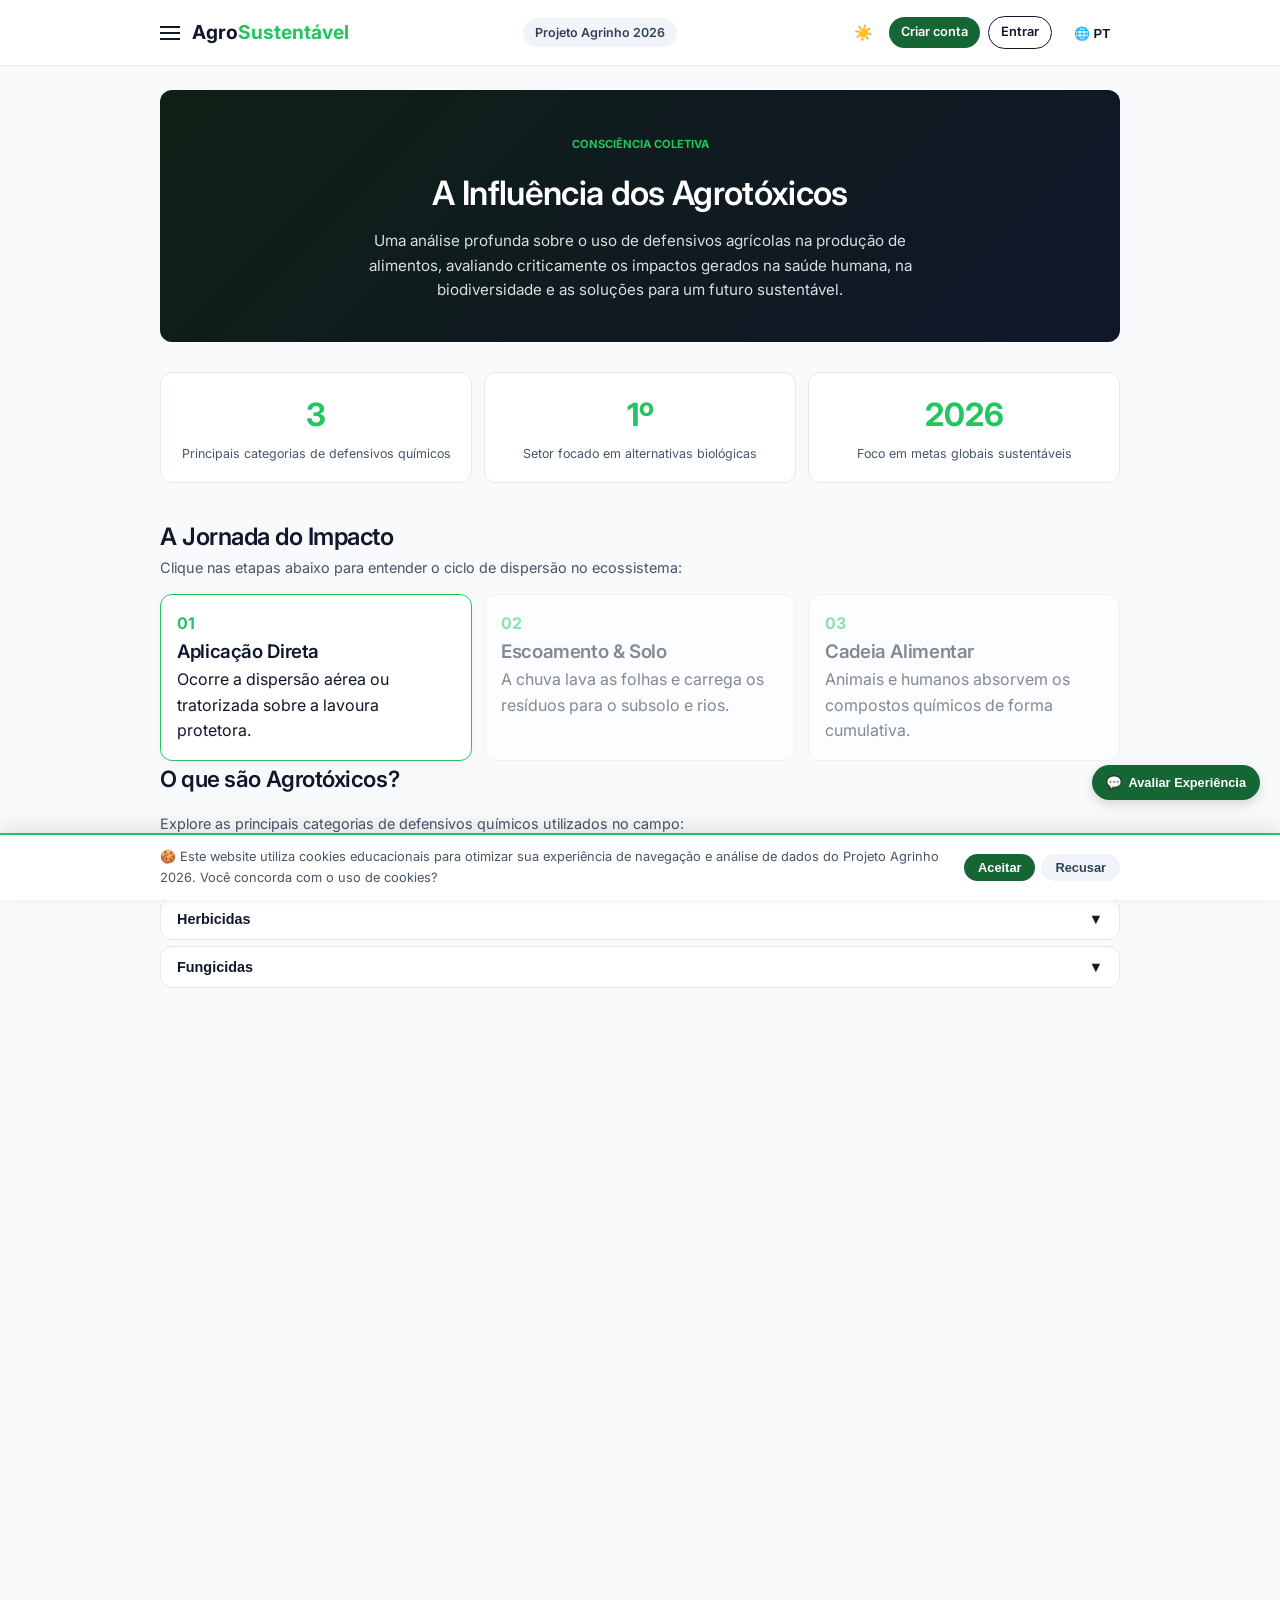
<file: index.html>
<!DOCTYPE html>
<html lang="pt-BR">
<head>
    <meta charset="UTF-8">
    <meta name="viewport" content="width=device-width, initial-scale=1.0">
    <title>A Influência dos Agrotóxicos — Projeto Agrinho 2026</title>
    <link rel="stylesheet" href="reset.css">
    
    <link rel="preconnect" href="https://fonts.googleapis.com">
    <link rel="preconnect" href="https://fonts.gstatic.com" crossorigin>
    <link href="https://fonts.googleapis.com/css2?family=Inter:wght@400;600;700&display=swap" rel="stylesheet">
    
    <link rel="stylesheet" href="style.css">
</head>
<body class="light-mode">

    <header class="navbar">
        <div class="container nav-container">
            <div class="nav-left">
                <button class="hamburger" aria-label="Abrir menu">
                    <span class="bar"></span>
                    <span class="bar"></span>
                    <span class="bar"></span>
                </button>
                <div class="logo">Agro<span>Sustentável</span></div>
            </div>
            
            <div class="nav-center">
                <div class="agrinho-badge">Projeto Agrinho 2026</div>
            </div>

            <nav class="nav-menu">
                <div class="menu-header" data-lang-pt="Navegação" data-lang-en="Navigation" data-lang-es="Navegación" data-lang-fr="Navigation" data-lang-de="Navigation" data-lang-it="Navigazione">Navegação</div>
                <ul class="nav-links">
                    <li><a href="#inicio" data-lang-pt="Início" data-lang-en="Home" data-lang-es="Inicio" data-lang-fr="Accueil" data-lang-de="Startseite" data-lang-it="Inizio">Início</a></li>
                    <li><a href="#o-que-sao" data-lang-pt="O que são" data-lang-en="What they are" data-lang-es="Qué son" data-lang-fr="Qu'est-ce que c'est" data-lang-de="Was sie sind" data-lang-it="Cosa sono">O que são</a></li>
                    <li><a href="#saude" data-lang-pt="Saúde" data-lang-en="Health" data-lang-es="Salud" data-lang-fr="Santé" data-lang-de="Gesundheit" data-lang-it="Salute">Saúde</a></li>
                    <li><a href="#ambiente" data-lang-pt="Meio Ambiente" data-lang-en="Environment" data-lang-es="Medio Ambiente" data-lang-fr="Environnement" data-lang-de="Umwelt" data-lang-it="Ambiente">Meio Ambiente</a></li>
                    <li><a href="#alternativas" data-lang-pt="Alternativas" data-lang-en="Alternatives" data-lang-es="Alternativas" data-lang-fr="Alternatives" data-lang-de="Alternativen" data-lang-it="Alternative">Alternativas</a></li>
                    <li><a href="#quiz" data-lang-pt="Desafio" data-lang-en="Challenge" data-lang-es="Desafío" data-lang-fr="Défi" data-lang-de="Herausforderung" data-lang-it="Sfida">Desafio</a></li>
                    <li><a href="#referencias" data-lang-pt="Referências" data-lang-en="References" data-lang-es="Referencias" data-lang-fr="Références" data-lang-de="Referenzen" data-lang-it="Riferimenti">Referências</a></li>
                    <li><a href="#sugestoes" data-lang-pt="Sugestões" data-lang-en="Suggestions" data-lang-es="Sugerencias" data-lang-fr="Suggestions" data-lang-de="Vorschläge" data-lang-it="Suggerimenti">Sugestões</a></li>
                </ul>

                <div class="menu-contact-section">
                    <div class="menu-header" data-lang-pt="Contato" data-lang-en="Contact" data-lang-es="Contacto" data-lang-fr="Contact" data-lang-de="Kontakt" data-lang-it="Contatto">Contato</div>
                    <div class="menu-social-icons">
                        <a href="https://wa.me/SEUNUMERO" target="_blank" class="social-icon-btn whatsapp" aria-label="WhatsApp">
                            <svg viewBox="0 0 24 24"><path d="M.057 24l1.687-6.163c-1.041-1.804-1.588-3.849-1.587-5.946C.06 5.348 5.397.01 12.008.01c3.202.001 6.212 1.246 8.477 3.513 2.266 2.268 3.507 5.28 3.505 8.484-.004 6.657-5.34 11.997-11.953 11.997-2.005-.001-3.973-.502-5.717-1.456L0 24zm6.59-4.846c1.66.986 3.288 1.448 4.805 1.449 5.417 0 9.825-4.41 9.828-9.83.001-2.625-1.013-5.093-2.858-6.94C16.521 1.986 14.06 1.01 11.513 1.01c-5.424 0-9.832 4.411-9.835 9.833-.001 1.768.478 3.427 1.387 4.917l-.952 3.478 3.534-.926zm10.225-4.665c-.297-.149-1.758-.867-2.03-.967-.273-.099-.471-.148-.67.15-.197.297-.767.966-.94 1.164-.173.199-.347.223-.644.075-.297-.15-1.255-.463-2.39-1.475-.883-.788-1.48-1.761-1.653-2.059-.173-.297-.018-.458.13-.606.134-.133.298-.347.446-.52.149-.174.198-.298.298-.497.099-.198.05-.371-.025-.52-.075-.149-.669-1.612-.916-2.207-.242-.579-.487-.501-.669-.51l-.57-.01c-.198 0-.52.074-.792.372s-1.04 1.016-1.04 2.479 1.065 2.876 1.213 3.074c.149.198 2.096 3.2 5.077 4.487.709.306 1.262.489 1.694.625.712.227 1.36.195 1.871.118.571-.085 1.758-.719 2.006-1.413.248-.694.248-1.289.173-1.413-.074-.124-.272-.198-.57-.347z"/></svg>
                        </a>
                        <a href="https://instagram.com/SEUUSUARIO" target="_blank" class="social-icon-btn instagram" aria-label="Instagram">
                            <svg viewBox="0 0 24 24"><path d="M12 2.163c3.204 0 3.584.012 4.85.07 3.252.148 4.771 1.691 4.919 4.919.058 1.265.069 1.645.069 4.849 0 3.205-.012 3.584-.069 4.849-.149 3.225-1.664 4.771-4.919 4.919-1.266.058-1.644.07-4.85.07-3.204 0-3.584-.012-4.849-.07-3.26-.149-4.771-1.699-4.919-4.92-.058-1.265-.07-1.644-.07-4.849 0-3.204.013-3.583.07-4.849.149-3.227 1.664-4.771 4.919-4.919 1.266-.057 1.645-.069 4.849-.069zM12 0C8.741 0 8.333.014 7.053.072 2.695.272.273 2.69.073 7.051.014 8.333 0 8.741 0 12c0 3.259.014 3.668.072 4.948.2 4.358 2.618 6.78 6.98 6.98 1.281.058 1.689.072 4.948.072 3.259 0 3.668-.014 4.948-.072 4.354-.2 6.782-2.618 6.979-6.98.059-1.28.073-1.689.073-4.948 0-3.259-.014-3.667-.072-4.947-.196-4.354-2.617-6.78-6.979-6.98C15.668.014 15.259 0 12 0zm0 5.838a6.162 6.162 0 100 12.324 6.162 6.162 0 000-12.324zM12 16a4 4 0 110-8 4 4 0 010 8zm6.406-11.845a1.44 1.44 0 100 2.881 1.44 1.44 0 000-2.881z"/></svg>
                        </a>
                    </div>
                </div>
            </nav>

            <div class="nav-right">
                <button id="theme-toggle" class="theme-btn" aria-label="Mudar tema">☀️</button>
                
                <div class="nav-auth-buttons">
                    <a href="#cadastro" class="btn-register" data-lang-pt="Criar conta" data-lang-en="Sign Up" data-lang-es="Registrarse" data-lang-fr="S'inscrire" data-lang-de="Registrieren" data-lang-it="Registrati">Criar conta</a>
                    <a href="#login" class="btn-login" data-lang-pt="Entrar" data-lang-en="Sign In" data-lang-es="Iniciar Sesión" data-lang-fr="Connexion" data-lang-de="Anmelden" data-lang-it="Accedi">Entrar</a>
                </div>

                <div class="lang-dropdown">
                    <button id="lang-dropdown-btn" class="lang-btn" aria-label="Mudar idioma">🌐 PT</button>
                    <div id="lang-dropdown-content" class="lang-dropdown-content">
                        <button data-lang-select="pt">🇧🇷 Português</button>
                        <button data-lang-select="en">🇺🇸 English</button>
                        <button data-lang-select="es">🇪🇸 Español</button>
                        <button data-lang-select="fr">🇫🇷 Français</button>
                        <button data-lang-select="de">🇩🇪 Deutsch</button>
                        <button data-lang-select="it">🇮🇹 Italiano</button>
                    </div>
                </div>
            </div>
        </div>
    </header>

    <main class="container">
        
        <section id="inicio" class="hero-section reveal">
            <div class="hero-content">
                <span class="hero-tag" data-lang-pt="Consciência Coletiva" data-lang-en="Collective Awareness" data-lang-es="Conciencia Colectiva" data-lang-fr="Conscience Collective" data-lang-de="Kollektives Bewusstsein" data-lang-it="Consapevolezza Collettiva">Consciência Coletiva</span>
                <h1 data-lang-pt="A Influência dos Agrotóxicos" data-lang-en="The Influence of Pesticides" data-lang-es="La Influencia de los Agrotóxicos" data-lang-fr="L'Influence des Pesticides" data-lang-de="Der Einfluss von Pestiziden" data-lang-it="L'Influenza dei Pesticidi">A Influência dos Agrotóxicos</h1>
                <p data-lang-pt="Uma análise profunda sobre o uso de defensivos agrícolas na produção de alimentos, avaliando criticamente os impactos gerados na saúde humana, na biodiversidade e as soluções para um futuro sustentável." data-lang-en="A profound analysis of the use of agricultural pesticides in food production, critically evaluating the impacts on human health, biodiversity, and solutions for a sustainable future." data-lang-es="Un análisis profundo sobre el uso de pesticidas agrícolas en la producción de alimentos, evaluando críticamente los impactos generados na salud humana, la biodiversidad y las soluciones para un futuro sostenible." data-lang-fr="Une analyse approfondie de l'utilisation des pesticides agricoles dans la producción alimentaire, évaluant de manière critique les impacts sur la santé humaine, la biodiversité et les solutions pour un avenir durable." data-lang-de="Eine fundierte Analyse des Einsatzes von landwirtschaftlichen Pestiziden in der Lebensmittelproduktion, bei der die Auswirkungen auf die menschliche Gesundheit, die biologische Vielfalt und Lösungen für eine nachhaltige Zukunft kritisch bewertet werden." data-lang-it="Un'analisi approfondita sull'uso dei pesticidi agricoli nella produzione alimentare, valutando criticamente gli impatti sulla salute umana, sulla biodiversità e le soluzioni per un futuro sostenibile.">Uma análise profunda sobre o uso de defensivos agrícolas na produção de alimentos, avaliando criticamente os impactos gerados na saúde humana, na biodiversidade e as soluções para um futuro sustentável.</p>
            </div>
        </section>

        <section class="stats-section reveal">
            <div class="stat-item">
                <span class="stat-number">3</span>
                <span class="stat-label" data-lang-pt="Principais categorias de defensivos químicos" data-lang-en="Main categories of chemical pesticides" data-lang-es="Principales categorías de pesticidas químicos" data-lang-fr="Principales catégories de pesticides chimiques" data-lang-de="Hauptkategorien chemischer Pestizide" data-lang-it="Principali categorie di pesticidi chimici">Principais categorias de defensivos químicos</span>
            </div>
            <div class="stat-item">
                <span class="stat-number">1º</span>
                <span class="stat-label" data-lang-pt="Setor focado em alternativas biológicas" data-lang-en="Sector focused on biological alternatives" data-lang-es="Sector enfocado en alternativas biológicas" data-lang-fr="Secteur axé sur les alternatives biologiques" data-lang-de="Bereich mit Fokus auf biologische Alternativen" data-lang-it="Settore incentrato sulle alternative biologiche">Setor focado em alternativas biológicas</span>
            </div>
            <div class="stat-item">
                <span class="stat-number">2026</span>
                <span class="stat-label" data-lang-pt="Foco em metas globais sustentáveis" data-lang-en="Focus on global sustainable goals" data-lang-es="Enfoque en metas globales sostenibles" data-lang-fr="Focus sur les objectifs durables mondiaux" data-lang-de="Fokus auf globale nachhaltige Ziele" data-lang-it="Focus sugli obiettivi sostenibili globali">Foco em metas globais sustentáveis</span>
            </div>
        </section>

        <section class="infographic-section reveal">
            <h2 data-lang-pt="A Jornada do Impacto" data-lang-en="The Journey of Impact" data-lang-es="La Trayectoria del Impacto" data-lang-fr="Le Voyage de l'Impact" data-lang-de="Die Reise des Aufpralls" data-lang-it="Il Viaggio dell'Impatto">A Jornada do Impacto</h2>
            <p class="section-instruction" data-lang-pt="Clique nas etapas abaixo para entender o ciclo de dispersão no ecossistema:" data-lang-en="Click on the steps below to understand the dispersion cycle in the ecosystem:" data-lang-es="Haga clic en los pasos a continuación para comprender el ciclo de dispersión en el ecosistema:" data-lang-fr="Cliquez sur les étapes ci-dessous pour comprendre le cycle de dispersion dans l'écosystème:" data-lang-de="Klicken Sie auf die folgenden Schritte, um den Ausbreitungszyklus im Ökosystem zu verstehen:" data-lang-it="Clicca sui passaggi seguenti per capire il ciclo di dispersione nell'ecosistema:">Clique nas etapas abaixo para entender o ciclo de dispersão no ecossistema:</p>
            
            <div class="infographic-steps">
                <div class="step-card active" onclick="switchStep(1)">
                    <div class="step-num">01</div>
                    <h3 data-lang-pt="Aplicação Direta" data-lang-en="Direct Application" data-lang-es="Aplicación Directa" data-lang-fr="Application Directe" data-lang-de="Direkte Anwendung" data-lang-it="Applicazione Diretta">Aplicação Direta</h3>
                    <p data-lang-pt="Ocorre a dispersão aérea ou tratorizada sobre a lavoura protetora." data-lang-en="Aerial or tractor dispersion occurs over the target crop." data-lang-es="Se produce la dispersión aérea o por tractor sobre el cultivo a proteger." data-lang-fr="La dispersion aérienne ou par tracteur se produit sur la culture cible." data-lang-de="Die Ausbringung erfolgt aus der Luft oder mit dem Traktor auf die Kultur." data-lang-it="La dispersione aerea o tramite trattore avviene sulla coltura.">Ocorre a dispersão aérea ou tratorizada sobre a lavoura protetora.</p>
                </div>
                <div class="step-card" onclick="switchStep(2)">
                    <div class="step-num">02</div>
                    <div class="step-title-wrap">
                        <h3 data-lang-pt="Escoamento & Solo" data-lang-en="Runoff & Soil" data-lang-es="Escorrentía y Suelo" data-lang-fr="Ruisseau & Sol" data-lang-de="Abfluss & Boden" data-lang-it="Deflusso & Suolo">Escoamento & Solo</h3>
                    </div>
                    <p data-lang-pt="A chuva lava as folhas e carrega os resíduos para o subsolo e rios." data-lang-en="Rain washes the leaves and carries residues into the subsoil and rivers." data-lang-es="La lluvia lava las hojas y arrastra los residuos al subsuelo y a los ríos." data-lang-fr="La pluie lave les feuilles et transporte les résidus dans le sous-sol et les rivières." data-lang-de="Regen wäscht die Blätter ab und transportiert Rückstände in den Boden und in Flüsse." data-lang-it="La pioggia lava le foglie e trasporta i residui nel sottosuolo e nei fiumi.">A chuva lava as folhas e carrega os resíduos para o subsolo e rios.</p>
                </div>
                <div class="step-card" onclick="switchStep(3)">
                    <div class="step-num">03</div>
                    <h3 data-lang-pt="Cadeia Alimentar" data-lang-en="Food Chain" data-lang-es="Cadena Alimentaria" data-lang-fr="Chaîne Alimentaire" data-lang-de="Nahrungskette" data-lang-it="Catena Alimentare">Cadeia Alimentar</h3>
                    <p data-lang-pt="Animais e humanos absorvem os compostos químicos de forma cumulativa." data-lang-en="Animals and humans absorb the chemical compounds cumulatively." data-lang-es="Los animales y los humanos absorben los compuestos químicos de forma acumulativa." data-lang-fr="Les animaux et les humains absorbent les composés chimiques de manière cumulative." data-lang-de="Tiere und Menschen nehmen die chemischen Verbindungen kumulativ auf." data-lang-it="Gli animali e gli umani assorbono i composti chimici in modo cumulativo.">Animais e humanos absorvem os compostos químicos de forma cumulativa.</p>
                </div>
            </div>
        </section>

        <section id="o-que-sao" class="content-section reveal">
            <h2 data-lang-pt="O que são Agrotóxicos?" data-lang-en="What are Pesticides?" data-lang-es="¿Qué son los Pesticidas?" data-lang-fr="Que sont os Pesticides?" data-lang-de="Was sind Pestizide?" data-lang-it="Cosa sono i Pesticidi?">O que são Agrotóxicos?</h2>
            <p class="section-instruction" data-lang-pt="Explore as principais categorias de defensivos químicos utilizados no campo:" data-lang-en="Explore the main categories of chemical defenses used in the field:" data-lang-es="Explore las principales categorías de defensas químicas utilizadas en el campo:" data-lang-fr="Explorez les principales catégories de défenses chimiques utilisées sur le terrain:" data-lang-de="Erkunden Sie die Hauptkategorien chemischer Pflanzenschutzmittel:" data-lang-it="Esplora le principali categorie di difese chimiche utilizzate sul campo:">Explore as principais categorias de defensivos químicos utilizados no campo:</p>
            
            <div class="accordion-container">
                <div class="accordion-item">
                    <button class="accordion-header">
                        <span data-lang-pt="Inseticidas" data-lang-en="Insecticides" data-lang-es="Insecticidas" data-lang-fr="Insecticides" data-lang-de="Insektizide" data-lang-it="Insetticidi">Inseticidas</span>
                        <span class="chevron">▼</span>
                    </button>
                    <div class="accordion-content">
                        <div class="content-flex">
                            <p data-lang-pt="Substâncias químicas focadas no combate e extermínio de pragas que prejudicam o desenvolvimento saudável das culturas." data-lang-en="Chemical substances focused on combating and exterminating pests that harm the healthy development of crops." data-lang-es="Sustancias químicas enfocadas no combate y exterminio de plagas que perjudican el desarrollo saludable de los cultivos." data-lang-fr="Substances chimiques axées sur la lutte et l'extermination des ravageurs qui nuisent au développement sain des cultures." data-lang-de="Chemische Substanzen zur Bekämpfung und Vernichtung von Schädlingen, die die gesunde Entwicklung der Pflanzen beeinträchtigen." data-lang-it="Sostanze chimiche mirate a combattere e sterminare i parassiti che danneggiano lo sviluppo sano delle colture.">Substâncias químicas focadas no combate e extermínio de pragas que prejudicam o desenvolvimento saudável das culturas.</p>
                        </div>
                    </div>
                </div>
                <div class="accordion-item">
                    <button class="accordion-header">
                        <span data-lang-pt="Herbicidas" data-lang-en="Herbicides" data-lang-es="Herbicidas" data-lang-fr="Herbicides" data-lang-de="Herbizide" data-lang-it="Erbicidi">Herbicidas</span>
                        <span class="chevron">▼</span>
                    </button>
                    <div class="accordion-content">
                        <div class="content-flex">
                            <p data-lang-pt="Compostos desenvolvidos para eliminar plantas invasoras que competem por espaço e nutrientes do solo." data-lang-en="Compounds developed to eliminate invasive plants that compete for space and soil nutrients." data-lang-es="Compuestos desarrollados para eliminar plantas invasoras que compiten por espacio y nutrientes del suelo." data-lang-fr="Composés développés pour éliminer les plantes invasives qui rivalisent pour l'espace et les nutriments du sol." data-lang-de="Verbindungen zur Beseitigung von Unkräutern, die um Platz und Bodennährstoffe konkurrieren." data-lang-it="Composti sviluppati per eliminare le piante infestanti que competono per lo spazio e i nutrienti del suolo.">Compostos desenvolvidos para eliminar plantas invasoras que competem por espaço e nutrientes do solo.</p>
                        </div>
                    </div>
                </div>
                <div class="accordion-item">
                    <button class="accordion-header">
                        <span data-lang-pt="Fungicidas" data-lang-en="Fungicides" data-lang-es="Fungicidas" data-lang-fr="Fongicides" data-lang-de="Fungizide" data-lang-it="Fungicidi">Fungicidas</span>
                        <span class="chevron">▼</span>
                    </button>
                    <div class="accordion-content">
                        <div class="content-flex">
                            <p data-lang-pt="Defensivos voltados ao controle e eliminação de fungos causadores de doenças nas plantações." data-lang-en="Defensive inputs aimed at controlling and eliminating disease-causing fungi in plantations." data-lang-es="Defensivos orientados al control y eliminación de hongos causantes de enfermedades en las plantaciones." data-lang-fr="Produits phytosanitaires visant à contrôler et éliminer les champignons responsables de maladies dans les cultures." data-lang-de="Pflanzenschutzmittel zur Bekämpfung und Beseitigung von krankheitserregenden Pilzen auf Plantagen." data-lang-it="Prodotti fitosanitari mirati al controllo e all'eliminazione dei funghi che causano malattie nelle piantagioni.">Defensivos voltados ao controle e eliminação de fungos causadores de doenças nas plantações.</p>
                        </div>
                    </div>
                </div>
            </div>
        </section>

        <section id="saude" class="content-section reveal">
            <h2 data-lang-pt="Impactos na Saúde" data-lang-en="Health Impacts" data-lang-es="Impactos en la Salud" data-lang-fr="Impacts sur la Santé" data-lang-de="Auswirkungen auf die Gesundheit" data-lang-it="Impatti sulla Salute">Impactos na Saúde</h2>
            <div class="cards-grid grid-2">
                <div class="card">
                    <div class="card-badge" data-lang-pt="Curto Prazo" data-lang-en="Short Term" data-lang-es="Corto Plazo" data-lang-fr="Court Terme" data-lang-de="Kurzfristig" data-lang-it="Breve Termine">Curto Prazo</div>
                    <h3 data-lang-pt="Efeitos Imediatos" data-lang-en="Immediate Effects" data-lang-es="Efectos Inmediatos" data-lang-fr="Effets Immédiats" data-lang-de="Unmittelbare Auswirkungen" data-lang-it="Effetti Immediati">Efeitos Imediatos</h3>
                    <p data-lang-pt="Náuseas, tonturas, dores de cabeça agudas, irritações severas na pele e mucosa cutânea provocados pela exposição direta." data-lang-en="Nausea, dizziness, acute headaches, severe skin and mucosal irritation caused by direct exposure." data-lang-es="Náuseas, mareos, dolores de cabeza agudos, irritaciones severas en la piel y mucosa cutánea provocados por la exposición directa." data-lang-fr="Nausées, vertiges, maux de tête aigus, irritations cutanées et muqueuses sévères causées por uma exposition directe." data-lang-de="Übelkeit, Schwindel, akute Kopfschmerzen, schwere Haut- und Schleimhautreizungen durch direkte Exposition." data-lang-it="Nausea, vertigini, mal di testa acuti, gravi irritazioni alla pelle e alle mucose causate dall'esposizione diretta.">Náuseas, tonturas, dores de cabeça agudas, irritações severas na pele e mucosa cutânea provocados pela exposição direta.</p>
                </div>
                <div class="card">
                    <div class="card-badge" data-lang-pt="Longo Prazo" data-lang-en="Long Term" data-lang-es="Largo Plazo" data-lang-fr="Long Terme" data-lang-de="Langfristig" data-lang-it="Lungo Termine">Longo Prazo</div>
                    <h3 data-lang-pt="Efeitos Crônicos" data-lang-en="Chronic Effects" data-lang-es="Efectos Crónicos" data-lang-fr="Effets Chroniques" data-lang-de="Chronische Auswirkungen" data-lang-it="Effetti Cronici">Efeitos Crônicos</h3>
                    <p data-lang-pt="Consequências tardias acumulativas que podem incluir o desenvolvimento de tumores, alterações hormonais e problemas neurológicos crônicos." data-lang-en="Late cumulative consequences that may include tumor development, hormonal alterations, and chronic neurological issues." data-lang-es="Consecuencias tardías acumulativas que pueden incluir el desarrollo de tumores, alteraciones hormonales y problemas neurológicos crónicos." data-lang-fr="Conséquences cumulatives tardives pouvant inclure le développement de tumeurs, des altérations hormonales et des troubles neurologiques chroniques." data-lang-de="Späte kumulative Folgen, die die Entstehung von Tumoren, hormonelle Veränderungen und chronische neurologische Probleme umfassen können." data-lang-it="Conseguenze cumulative tardive che possono includere lo sviluppo di tumori, alterazioni ormonali e problemi neurologici cronici.">Consequências tardias acumulativas que podem incluir o desenvolvimento de tumores, alterações hormonais e problemas neurológicos crônicos.</p>
                </div>
            </div>
        </section>

        <section id="ambiente" class="content-section reveal">
            <h2 data-lang-pt="Impactos Ambientais" data-lang-en="Environmental Impacts" data-lang-es="Impactos Ambientales" data-lang-fr="Impacts Environnementaux" data-lang-de="Umweltauswirkungen" data-lang-it="Impatti Ambientali">Impactos Ambientais</h2>
            <div class="cards-grid grid-2">
                <div class="card list-card">
                    <ul>
                        <li data-lang-pt="Contaminação direta e empobrecimento químico do solo." data-lang-en="Direct contamination and chemical depletion of the soil." data-lang-es="Contaminación directa y empobrecimiento químico del suelo." data-lang-fr="Contamination directe et appauvrissement chimique du sol." data-lang-de="Direkte Kontamination und chemische Verarmung des Bodens." data-lang-it="Contaminazione diretta e impoverimento chimico del suolo.">Contaminação direta e empobrecimento químico do solo.</li>
                        <li data-lang-pt="Lixiviação e poluição de rios, lagos e lençóis freáticos." data-lang-en="Leaching and pollution of rivers, lakes, and groundwater tables." data-lang-es="Lixiviación y contaminación de ríos, lagos y capas freáticas." data-lang-fr="Lessivage et pollution des rivières, des lacs et des nappes phréatiques." data-lang-de="Auswaschung und Verschmutzung von Flüssen, Seen und Grundwasserspiegeln." data-lang-it="Lisciviazione e inquinamento di fiumi, laghi e falde acquifere.">Lixiviação e poluição de rios, lagos e lençóis freáticos.</li>
                        <li data-lang-pt="Redução drástica da biodiversidade de pequenos animais." data-lang-en="Drastic reduction in small animal biodiversity." data-lang-es="Reducción drástica de la biodiversidad de animales pequeños." data-lang-fr="Réduction drastique de la biodiversité des petits animaux." data-lang-de="Drastischer Rückgang der Biodiversität von Kleintieren." data-lang-it="Drastica riduzione della biodiversità dei piccoli animali.">Redução drástica da biodiversidade de pequenos animais.</li>
                        <li data-lang-pt="Danos críticos a polinizadores essenciais como abelhas." data-lang-en="Critical damage to essential pollinators like bees." data-lang-es="Daños críticos a polinizadores esenciales como las abejas." data-lang-fr="Dommages critiques aux pollinisateurs essentiels comme les abeilles." data-lang-de="Kritische Schäden an wichtigen Bestäubern wie Bienen." data-lang-it="Danni critici a impollinatori essenziali come le api.">Danos críticos a polinizadores essenciais como abelhas.</li>
                    </ul>
                </div>
                <div class="card chart-card">
                    <h3 data-lang-pt="Tempo de Persistência no Solo" data-lang-en="Soil Persistence Time" data-lang-es="Tiempo de Persistencia en el Suelo" data-lang-fr="Temps de Persistance dans le Sol" data-lang-de="Verbleibzeit im Boden" data-lang-it="Tempo di Persistenza nel Suolo">Tempo de Persistência no Solo</h3>
                    <div class="chart-container">
                        <div class="chart-bar-group">
                            <span class="chart-label" data-lang-pt="Defensivo Químico Comum" data-lang-en="Common Chemical Pesticide" data-lang-es="Pesticida Químico Común" data-lang-fr="Pesticide Chimique Courant" data-lang-de="Gängiges chemisches Pestizid" data-lang-it="Pesticida Chimico Comune">Defensivo Químico Comum</span>
                            <div class="chart-track">
                                <div class="chart-fill danger-bar" style="width: 90%;"></div>
                            </div>
                            <span class="chart-value" data-lang-pt="Até 12 meses +" data-lang-en="Up to 12+ months" data-lang-es="Hasta 12 meses +" data-lang-fr="Jusqu'à 12 mois +" data-lang-de="Bis zu 12+ Monate" data-lang-it="Fino a 12 mesi +">Até 12 meses +</span>
                        </div>
                        <div class="chart-bar-group">
                            <span class="chart-label" data-lang-pt="Controle Biológico / Natural" data-lang-en="Biological / Natural Control" data-lang-es="Control Biológico / Natural" data-lang-fr="Contrôle Biologique / Naturel" data-lang-de="Biologische / Natürliche Kontrolle" data-lang-it="Controllo Biologico / Naturale">Controle Biológico / Natural</span>
                            <div class="chart-track">
                                <div class="chart-fill safe-bar" style="width: 15%;"></div>
                            </div>
                            <span class="chart-value" data-lang-pt="Imediato (Dias)" data-lang-en="Immediate (Days)" data-lang-es="Inmediato (Días)" data-lang-fr="Immédiat (Jours)" data-lang-de="Sofort (Tage)" data-lang-it="Immediato (Giorni)">Imediato (Dias)</span>
                        </div>
                    </div>
                </div>
            </div>
        </section>

        <section id="alternativas" class="content-section reveal">
            <h2 data-lang-pt="Alternativas Sustentáveis" data-lang-en="Sustainable Alternatives" data-lang-es="Alternativas Sostenibles" data-lang-fr="Alternatives Durables" data-lang-de="Nachhaltige Alternativen" data-lang-it="Alternative Sostenibili">Alternativas Sustentáveis</h2>
            <div class="filter-buttons">
                <button class="btn-filter active" onclick="filterAlternativas('all')" data-lang-pt="Ver Todas" data-lang-en="View All" data-lang-es="Ver Todas" data-lang-fr="Voir Tout" data-lang-de="Alle anzeigen" data-lang-it="Mostra Tutto">Ver Todas</button>
                <button class="btn-filter" onclick="filterAlternativas('organica')" data-lang-pt="Orgânica" data-lang-en="Organic" data-lang-es="Orgánica" data-lang-fr="Biologique" data-lang-de="Biologisch" data-lang-it="Organica">Orgânica</button>
                <button class="btn-filter" onclick="filterAlternativas('biologico')" data-lang-pt="Biológico" data-lang-en="Biological" data-lang-es="Biológico" data-lang-fr="Biologique" data-lang-de="Biologisch" data-lang-it="Biologico">Biológico</button>
                <button class="btn-filter" onclick="filterAlternativas('mip')" data-lang-pt="MIP" data-lang-en="IPM" data-lang-es="MIP" data-lang-fr="GIP" data-lang-de="IPM" data-lang-it="MIP">MIP</button>
            </div>

            <div class="cards-grid grid-3 alternativas-container">
                <div class="card premium-card" data-category="organica">
                    <div class="visual-icon">🌱</div>
                    <h3 data-lang-pt="Agricultura Orgânica" data-lang-en="Organic Agriculture" data-lang-es="Agricultura Orgánica" data-lang-fr="Agriculture Biologique" data-lang-de="Biologische Landwirtschaft" data-lang-it="Agricoltura Biologica">Agricultura Orgânica</h3>
                    <p data-lang-pt="Modelo focado inteiramente na regeneração e equilíbrio natural da terra, livre de químicos sintéticos." data-lang-en="Model entirely focused on the regeneration and natural balance of the earth, free of synthetic chemicals." data-lang-es="Modelo enfocado enteramente en la regeneración y el equilibrio natural de la tierra, libre de químicos sintéticos." data-lang-fr="Modèle entièrement axé sur la régénération et l'équilibre naturel de la terre, sans produits chimiques de synthèse." data-lang-de="Modell, das ganz auf die Regeneration und das natürliche Gleichgewicht der Erde ausgerichtet ist, frei von synthetischen Chemikalien." data-lang-it="Modello interamente incentrato sulla rigenerazione e sull'equilibrio naturale della terra, privo di sostanze chimiche sintetiche.">Modelo focado inteiramente na regeneração e equilíbrio natural da terra, livre de químicos sintéticos.</p>
                </div>
                <div class="card premium-card" data-category="biologico">
                    <div class="visual-icon">🐞</div>
                    <h3 data-lang-pt="Controle Biológico" data-lang-en="Biological Control" data-lang-es="Control Biológico" data-lang-fr="Contrôle Biologique" data-lang-de="Biologische Kontrolle" data-lang-it="Controllo Biologico">Controle Biológico</h3>
                    <p data-lang-pt="Uso estratégico de inimigos naturais para combater pragas sem intoxicar os alimentos." data-lang-en="Strategic use of natural enemies to combat pests without contaminating food." data-lang-es="Uso estratégico de enemigos naturales para combatir plagas sin intoxicar los alimentos." data-lang-fr="Utilisation stratégique d'ennemis naturels pour lutter contre les ravageurs sans contaminer les aliments." data-lang-de="Strategischer Einsatz von Nützlingen zur Schädlingsbekämpfung, ohne die Lebensmittel zu belasten." data-lang-it="Uso strategico di nemici naturali per combattere i parassiti senza contaminare il cibo.">Uso estratégico de inimigos naturais para combater pragas sem intoxicar os alimentos.</p>
                </div>
                <div class="card premium-card" data-category="mip">
                    <div class="visual-icon">🔄</div>
                    <h3 data-lang-pt="Manejo Integrado (MIP)" data-lang-en="Integrated Management (IPM)" data-lang-es="Manejo Integrado (MIP)" data-lang-fr="Gestion Intégrée (GIP)" data-lang-de="Integrierte Schädlingsbekämpfung (IPM)" data-lang-it="Gestione Integrata (MIP)">Manejo Integrado (MIP)</h3>
                    <p data-lang-pt="Combinação dinâmica de técnicas culturais e físicas para reduzir de forma drástica a dependência de venenos." data-lang-en="Dynamic combination of cultural and physical techniques to drastically reduce dependence on toxins." data-lang-es="Combinación dinámica de técnicas culturales y físicas para reducir drásticamente la dependencia de venenos." data-lang-fr="Combinaison dynamique de techniques culturales et physiques pour réduire considérablement la dépendance aux toxines." data-lang-de="Dynamische Kombination aus kulturellen und physikalischen Techniken, um die Abhängigkeit von Giften drastisch zu reduzieren." data-lang-it="Combinazione dinamica di tecniche colturali e fisiche per ridurre drasticamente la dipendenza dai veleni.">Combinação dinâmica de técnicas culturais e físicas para reduzir de forma drástica a dependência de venenos.</p>
                </div>
            </div>
        </section>

        <section id="quiz" class="content-section reveal">
            <h2 data-lang-pt="Desafio de Consciência" data-lang-en="Awareness Challenge" data-lang-es="Desafío de Conciencia" data-lang-fr="Défi de Conscience" data-lang-de="Bewusstseins-Herausforderung" data-lang-it="Sfida di Consapevolezza">Desafio de Consciência</h2>
            <div class="card quiz-card">
                <div class="quiz-body">
                    <h3 id="quiz-question">...</h3>
                    <div id="quiz-options" class="quiz-options"></div>
                    <div id="quiz-feedback" class="quiz-feedback hidden"></div>
                    <button id="btn-next-quiz" class="btn-submit hidden" style="margin-top: 15px; background: var(--accent);" data-lang-pt="Próxima Pergunta" data-lang-en="Next Question" data-lang-es="Próxima Pregunta" data-lang-fr="Question Suivante" data-lang-de="Nächste Frage" data-lang-it="Prossima Domanda">Próxima Pergunta</button>
                </div>
            </div>
        </section>

        <section id="referencias" class="content-section reveal">
            <h2 data-lang-pt="Referências e Fontes Oficiais" data-lang-en="References and Official Sources" data-lang-es="Referencias y Fuentes Oficiales" data-lang-fr="Références et Sources Officielles" data-lang-de="Referenzen und offizielle Quellen" data-lang-it="Riferimenti e Fonti Ufficiali">Referências e Fontes Oficiais</h2>
            <div class="references-grid">
                <div class="ref-item">
                    <span class="ref-icon">🏛️</span>
                    <div>
                        <h4 data-lang-pt="Organização Mundial da Saúde (OMS)" data-lang-en="World Health Organization (WHO)" data-lang-es="Organización Mundial de la Salud (OMS)" data-lang-fr="Organisation Mondiale de la Santé (OMS)" data-lang-de="Weltgesundheitsorganisation (WHO)" data-lang-it="Organizzazione Mondiale della Sanità (OMS)">Organização Mundial da Saúde (OMS)</h4>
                        <p data-lang-pt="Diretrizes internacionais de segurança química e limites de exposição humana." data-lang-en="International chemical safety guidelines and human exposure limits." data-lang-es="Directrices internacionales de seguridad química y límites de exposición humana." data-lang-fr="Directives internationales sur la sécurité chimique et limites d'exposition humaine." data-lang-de="Internationale Richtlinien zur chemischen Sicherheit und Grenzwerte für die menschliche Exposition." data-lang-it="Linee guida internazionali sulla sicurezza chimica e limiti di esposizione umana.">Diretrizes internacionais de segurança química e limites de exposição humana.</p>
                    </div>
                </div>
                <div class="ref-item">
                    <span class="ref-icon">🛡️</span>
                    <div>
                        <h4 data-lang-pt="Ministério da Saúde & ANVISA" data-lang-en="Ministry of Health & ANVISA" data-lang-es="Ministerio de Salud y ANVISA" data-lang-fr="Ministère de la Santé & ANVISA" data-lang-de="Gesundheitsministerium & ANVISA" data-lang-it="Ministero della Salute & ANVISA">Ministério da Saúde & ANVISA</h4>
                        <p data-lang-pt="Painel de Vigilância de Populações Expostas e Programa de Análise de Resíduos de Alimentos (PARA)." data-lang-en="Surveillance Panel of Exposed Populations and Food Residue Analysis Program (PARA)." data-lang-es="Panel de Vigilancia de Poblaciones Expuestas y Programa de Análisis de Residuos de Alimentos (PARA)." data-lang-fr="Panneau de surveillance des populations exposées et programme d'analyse des résidus alimentaires (PARA)." data-lang-de="Überwachungspanel für exponierte Bevölkerungsgruppen und Rückstandsanalyseprogramm für Lebensmittel (PARA)." data-lang-it="Pannello di vigilanza delle popolazioni esposte e programma di analisi dei residui alimentari (PARA).">Painel de Vigilância de Populações Expostas e Programa de Análise de Resíduos de Alimentos (PARA).</p>
                    </div>
                </div>
                <div class="ref-item">
                    <span class="ref-icon">🌱</span>
                    <div>
                        <h4 data-lang-pt="FAO / ONU" data-lang-en="FAO / UN" data-lang-es="FAO / ONU" data-lang-fr="FAO / ONU" data-lang-de="FAO / UN" data-lang-it="FAO / ONU">FAO / ONU</h4>
                        <p data-lang-pt="Dados globais sobre segurança alimentar, manejo sustentável e redução do uso de defensivos sintéticos." data-lang-en="Global data on food security, sustainable management, and synthetic pesticide reduction." data-lang-es="Datos globales sobre seguridad alimentaria, manejo sostenible y reducción del uso de pesticidas sintéticos." data-lang-fr="Données mondiales sur la sécurité alimentaire, la gestion durable et la réduction des pesticides de synthèse." data-lang-de="Globale Daten zu Lebensmittelsicherheit, nachhaltigem Management und Reduzierung synthetischer Pestizide." data-lang-it="Dati globali sulla sicurezza alimentare, gestione sostenibile e riduzione dei pesticidi sintetici.">Dados globais sobre segurança alimentar, manejo sustentável e redução do uso de defensivos sintéticos.</p>
                    </div>
                </div>
            </div>
        </section>

        <section id="sugestoes" class="content-section reveal">
            <h2 data-lang-pt="Canal de Sugestões" data-lang-en="Suggestions Channel" data-lang-es="Canal de Sugerencias" data-lang-fr="Canal de Suggestions" data-lang-de="Vorschlagskanal" data-lang-it="Canale dei Suggerimenti">Canal de Sugestões</h2>
            <div class="card form-card">
                <form class="suggestion-form">
                    <div class="form-group">
                        <label for="nome" data-lang-pt="Nome Completo" data-lang-en="Full Name" data-lang-es="Nombre Completo" data-lang-fr="Nom Complet" data-lang-de="Vollständiger Name" data-lang-it="Nome Completo">Nome Completo</label>
                        <input type="text" id="nome" placeholder="Ex: Luiz Felipe Pedracoli" required>
                    </div>
                    <div class="form-group">
                        <label for="email" data-lang-pt="E-mail" data-lang-en="Email" data-lang-es="Correo Electrónico" data-lang-fr="E-mail" data-lang-de="E-Mail" data-lang-it="E-mail">E-mail</label>
                        <input type="email" id="email" placeholder="exemplo@dominio.com" required>
                    </div>
                    <div class="form-group">
                        <label for="mensagem" data-lang-pt="Sua Mensagem" data-lang-en="Your Message" data-lang-es="Su Mensaje" data-lang-fr="Votre Message" data-lang-de="Ihre Nachricht" data-lang-it="Il Tuo Messaggio">Sua Mensagem</label>
                        <textarea id="mensagem" rows="4" placeholder="Escreva sua sugestão técnico-educacional..." required></textarea>
                    </div>
                    <button type="submit" class="btn-submit" data-lang-pt="Enviar Feedback" data-lang-en="Submit Feedback" data-lang-es="Enviar Sugerencia" data-lang-fr="Envoyer" data-lang-de="Absenden" data-lang-it="Invia">Enviar Feedback</button>
                </form>
            </div>
        </section>
    </main>

    <footer class="footer-premium">
        <div class="container footer-content-wrap">
            <div class="footer-top-layout">
                <div class="footer-brand">
                    <div class="logo">Agro<span>Sustentável</span></div>
                    <p class="footer-desc" data-lang-pt="Website educacional focado no fomento à informação científica de qualidade sobre sustentabilidade rural e práticas agroecológicas modernas." data-lang-en="Educational website focused on promoting quality scientific information about rural sustainability and modern agroecological practices." data-lang-es="Sitio web educativo enfocado en promover información científica de calidad sobre sostenibilidad rural y prácticas agroecológicas modernas." data-lang-fr="Site éducatif axé sur la promotion d'informations scientifiques de qualité sur la durabilité rurale et les pratiques agroécologiques modernes." data-lang-de="Bildungswebsite mit dem Fokus auf der Förderung hochwertiger wissenschaftlicher Informationen über ländliche Nachhaltigkeit und moderne agrarökologische Praktiken." data-lang-it="Sito web educativo incentrato sulla promozione di informazioni scientifiche di qualità sulla sostenibilità rurale e sulle moderne pratiche agroecologiche.">Website educacional focado no fomento à informação científica de qualidade sobre sustentabilidade rural e práticas agroecológicas modernas.</p>
                </div>
                
                <div class="footer-academic-meta">
                    <div class="meta-item"><strong>Desenvolvedor Principal:</strong> <span>Guilherme Gomes Santana</span></div>
                    <div class="meta-item"><strong>Instituição:</strong> <span>Colégio Villanueva</span></div>
                    <div class="meta-item"><strong>Orientação:</strong> <span>Profª. Viviane</span></div>
                </div>
            </div>
            
            <hr class="footer-divider">
            <div class="footer-bottom-flex">
                <p data-lang-pt="&copy; 2026 AgroSustentável. Todos os direitos reservados ao Projeto Agrinho." data-lang-en="&copy; 2026 AgroSustentável. All rights reserved to the Agrinho Project." data-lang-es="&copy; 2026 AgroSustentável. Todos los derechos reservados al Proyecto Agrinho." data-lang-fr="&copy; 2026 AgroSustentável. Tous droits réservés au Projet Agrinho." data-lang-de="&copy; 2026 AgroSustentável. Alle Rechte vorbehalten für das Projekt Agrinho." data-lang-it="&copy; 2026 AgroSustentável. Tutti i diritti riservati al Progetto Agrinho.">&copy; 2026 AgroSustentável. Todos os direitos reservados ao Projeto Agrinho.</p>
                <p class="academic-tag" data-lang-pt="Iniciativa Vinculada — Programa Agrinho 2026" data-lang-en="Linked Initiative — Agrinho Program 2026" data-lang-es="Iniciativa Vinculada — Programa Agrinho 2026" data-lang-fr="Initiative Liée — Programme Agrinho 2026" data-lang-de="Verbundene Initiative — Agrinho-Programm 2026" data-lang-it="Iniziativa Collegata — Programma Agrinho 2026">Iniciativa Vinculada — Programa Agrinho 2026</p>
            </div>
        </div>
    </footer>

    <div id="cookie-banner" class="cookie-banner">
        <div class="cookie-content">
            <p data-lang-pt="🍪 Este website utiliza cookies educacionais para otimizar sua experiência de navegação e análise de dados do Projeto Agrinho 2026. Você concorda com o uso de cookies?" data-lang-en="🍪 This website uses educational cookies to optimize your browsing experience and data analysis for the Agrinho Project 2026. Do you agree to the use of cookies?" data-lang-es="🍪 Este sitio web utiliza cookies educativas para optimizar su experiencia de navegación y el análisis de datos del Proyecto Agrinho 2026. ¿Está de acuerdo con el uso de cookies?" data-lang-fr="🍪 Ce site utilise des cookies éducatifs pour optimiser votre expérience de navigation et l'analyse des données du Projet Agrinho 2026. Acceptez-vous l'utilisation de cookies?" data-lang-de="🍪 Diese Website verwendet Bildungs-Cookies, um Ihr Surferlebnis und die Datenanalyse für das Agrinho-Projekt 2026 zu optimieren. Stimmen Sie der Verwendung von Cookies zu?" data-lang-it="🍪 Questo sito utilizza cookie educativi per ottimizzare l'esperienza di navigazione e l'analisi dei dati per il Progetto Agrinho 2026. Accetti l'uso dei cookie?">🍪 Este website utiliza cookies educacionais para otimizar sua experiência de navegação e análise de dados do Projeto Agrinho 2026. Você concorda com o uso de cookies?</p>
            <div class="cookie-actions">
                <button id="cookie-accept-btn" class="btn-cookie btn-cookie-accept" data-lang-pt="Aceitar" data-lang-en="Accept" data-lang-es="Aceptar" data-lang-fr="Accepter" data-lang-de="Akzeptieren" data-lang-it="Accetta">Aceitar</button>
                <button id="cookie-decline-btn" class="btn-cookie btn-cookie-decline" data-lang-pt="Recusar" data-lang-en="Decline" data-lang-es="Rechazar" data-lang-fr="Refuser" data-lang-de="Ablehnen" data-lang-it="Rifiuta">Recusar</button>
            </div>
        </div>
    </div>

    <div id="emoji-feedback-widget" class="feedback-widget cookie-above">
        <button id="feedback-trigger-btn" class="feedback-trigger">
            💬 <span data-lang-pt="Avaliar Experiência" data-lang-en="Rate Experience" data-lang-es="Evaluar Experiencia" data-lang-fr="Évaluer l'Expérience" data-lang-de="Erfahrung bewerten" data-lang-it="Valuta Esperienza">Avaliar Experiência</span>
        </button>
        <div id="feedback-card" class="feedback-card hidden">
            <div id="feedback-screen-voting">
                <div class="feedback-header">
                    <h4 data-lang-pt="O que achou do site?" data-lang-en="What did you think of the site?" data-lang-es="¿Qué le pareció el sitio?" data-lang-fr="Qu'avez-vous pensé du site?" data-lang-de="Wie fanden Sie die Website?" data-lang-it="Cosa ne pensi del sito?">O que achou do site?</h4>
                    <button class="feedback-close close-widget-action" aria-label="Fechar">×</button>
                </div>
                <div class="feedback-emojis">
                    <button class="emoji-btn" data-rating="1" title="Péssimo">😢</button>
                    <button class="emoji-btn" data-rating="2" title="Ruim">🙁</button>
                    <button class="emoji-btn" data-rating="3" title="Regular">😐</button>
                    <button class="emoji-btn" data-rating="4" title="Bom">🙂</button>
                    <button class="emoji-btn" data-rating="5" title="Excelente">😀</button>
                </div>
            </div>
            
            <div id="feedback-screen-thanks" class="hidden">
                <div class="feedback-header" style="justify-content: flex-end;">
                    <button class="feedback-close close-widget-action" aria-label="Fechar">×</button>
                </div>
                <p class="feedback-thanks" data-lang-pt="Obrigado pela sua avaliação! 💚" data-lang-en="Thank you for your rating! 💚" data-lang-es="¡Gracias por su evaluación! 💚" data-lang-fr="Merci pour votre évaluation! 💚" data-lang-de="Vielen Dank für Ihre Bewertung! 💚" data-lang-it="Grazie per la tua valutazione! 💚">Obrigado pela sua avaliação! 💚</p>
            </div>
        </div>
    </div>

    <script src="main.js"></script>
</body>
</html>
</file>
<file: style.css>
/* ==========================================================================
   DESIGN SYSTEM PREMIUM & ULTRA-LIGHT (Foco em Performance)
   ========================================================================== */
.light-mode {
    --bg-main: #f8fafc;
    --card-bg: #ffffff;
    --text-main: #0f172a;
    --text-muted: #475569;
    --navbar-bg: rgba(255, 255, 255, 0.95);
    --navbar-text: #0f172a;
    --accordion-hover: #f1f5f9;
    --shadow: 0 4px 12px rgba(15, 23, 42, 0.03);
    --border: 1px solid #e2e8f0;
    --badge-bg: #f1f5f9;
    --badge-text: #334155;
    --menu-sep: #e2e8f0;
    --track-bg: #e2e8f0;
    --dropdown-hover: #f8fafc;
}

.dark-mode {
    --bg-main: #090d16;
    --card-bg: #111827;
    --text-main: #f8fafc;
    --text-muted: #94a3b8;
    --navbar-bg: rgba(9, 13, 22, 0.95);
    --navbar-text: #f8fafc;
    --accordion-hover: #1f2937;
    --shadow: 0 10px 25px rgba(0,0,0,0.4);
    --border: 1px solid #1f2937;
    --badge-bg: #374151;
    --badge-text: #e2e8f0;
    --menu-sep: #1f2937;
    --track-bg: #1f2937;
    --dropdown-hover: #1f2937;
}

:root {
    --primary: #166534;
    --accent: #22c55e;
    --radius: 12px;
    --font-body: 'Inter', sans-serif;
    --speed: 0.15s; /* Transições mais rápidas para tirar a sensação de travamento */
}

/* Otimização de renderização pesada (Aceleração por Hardware) */
.content-section, .hero-section, .stats-section, .card {
    content-visibility: auto;
    contain-intrinsic-size: 100px 400px;
}

* {
    box-sizing: border-box;
    margin: 0;
    padding: 0;
}

html {
    scroll-behavior: smooth;
}

body {
    font-family: var(--font-body);
    background-color: var(--bg-main);
    color: var(--text-main);
    line-height: 1.6;
    padding-top: 90px;
    transition: background var(--speed);
    -webkit-font-smoothing: antialiased;
}

.container {
    width: 90%;
    max-width: 960px;
    margin: 0 auto;
}

h1, h2, h3, h4 {
    font-weight: 600;
    letter-spacing: -0.02em;
}

.reveal {
    opacity: 0;
    transform: translateY(8px);
    will-change: transform, opacity;
    transition: opacity 0.3s ease-out, transform 0.3s ease-out;
}
.reveal.visible {
    opacity: 1;
    transform: translateY(0);
}

/* ==========================================================================
   NAVBAR & DROPDOWN DE IDIOMAS MULTILÍNGUE
   ========================================================================== */
.navbar {
    background-color: var(--navbar-bg);
    color: var(--navbar-text);
    position: fixed;
    top: 0;
    left: 0;
    width: 100%;
    z-index: 1000;
    backdrop-filter: blur(8px);
    -webkit-backdrop-filter: blur(8px);
    border-bottom: var(--border);
}

.nav-container {
    display: flex;
    justify-content: space-between;
    align-items: center;
    height: 65px;
}

.nav-left, .nav-right {
    display: flex;
    align-items: center;
    gap: 12px;
}

.logo {
    font-weight: 700;
    font-size: 1.2rem;
}
.logo span { color: var(--accent); }

.agrinho-badge {
    background: var(--badge-bg);
    color: var(--badge-text);
    padding: 5px 12px;
    border-radius: 20px;
    font-size: 0.78rem;
    font-weight: 600;
}

.hamburger {
    background: transparent;
    border: none;
    cursor: pointer;
    display: flex;
    flex-direction: column;
    gap: 4px;
    z-index: 1100;
}
.hamburger .bar {
    width: 20px;
    height: 2px;
    background-color: var(--navbar-text);
    transition: transform var(--speed), opacity var(--speed);
}
.hamburger.active .bar:nth-child(1) { transform: translateY(6px) rotate(45deg); }
.hamburger.active .bar:nth-child(2) { opacity: 0; }
.hamburger.active .bar:nth-child(3) { transform: translateY(-6px) rotate(-45deg); }

.nav-menu {
    position: fixed;
    left: -100%;
    top: 0;
    background-color: var(--card-bg);
    width: 280px;
    height: 100vh;
    padding: 80px 24px 40px 24px;
    box-shadow: var(--shadow);
    transition: left 0.25s ease-out;
    border-right: var(--border);
    z-index: 1050;
}
.nav-menu.active { left: 0; }

.menu-header {
    font-size: 0.7rem;
    text-transform: uppercase;
    color: var(--text-muted);
    margin-bottom: 15px;
    font-weight: 700;
    letter-spacing: 0.05em;
}
.nav-links { display: flex; flex-direction: column; list-style: none; }
.nav-links li { padding: 12px 0; border-bottom: 1px solid var(--menu-sep); }
.nav-links a { color: var(--text-main); text-decoration: none; font-weight: 500; font-size: 0.95rem; }
.nav-links a:hover { color: var(--accent); }

.theme-btn { background: transparent; border: none; cursor: pointer; font-size: 0.95rem; padding: 4px; color: var(--text-main); }

.nav-auth-buttons { display: flex; align-items: center; gap: 8px; }
.btn-login {
    border: 1px solid var(--text-main); color: var(--text-main); text-decoration: none;
    padding: 5px 12px; border-radius: 20px; font-size: 0.8rem; font-weight: 600;
}
.btn-login:hover { background: var(--text-main); color: var(--card-bg); }

.btn-register {
    background-color: var(--primary); color: white; text-decoration: none;
    padding: 5px 12px; border-radius: 20px; font-size: 0.8rem; font-weight: 600;
}

/* SISTEMA DROPDOWN MULTI-IDIOMAS */
.lang-dropdown {
    position: relative;
    display: inline-block;
}
.lang-btn {
    background: transparent;
    border: 1px solid var(--border);
    padding: 5px 10px;
    border-radius: 20px;
    cursor: pointer;
    font-size: 0.8rem;
    font-weight: 600;
    color: var(--text-main);
}
.lang-dropdown-content {
    display: none;
    position: absolute;
    right: 0;
    top: 110%;
    background-color: var(--card-bg);
    min-width: 130px;
    box-shadow: var(--shadow);
    border: var(--border);
    border-radius: 8px;
    z-index: 1200;
}
.lang-dropdown-content button {
    width: 100%;
    background: transparent;
    border: none;
    color: var(--text-main);
    padding: 8px 12px;
    text-align: left;
    font-size: 0.8rem;
    cursor: pointer;
}
.lang-dropdown-content button:hover {
    background-color: var(--dropdown-hover);
    color: var(--accent);
}
.lang-dropdown.active .lang-dropdown-content { display: block; }

/* ==========================================================================
   CONTEÚDO GERAL (HERO, CARDS, STRUC)
   ========================================================================== */
.hero-section {
    background: linear-gradient(135deg, #0f1f15 0%, #0f172a 100%);
    border-radius: var(--radius); padding: 40px 24px; text-align: center; color: white; margin-bottom: 30px;
}
.hero-tag { font-size: 0.7rem; text-transform: uppercase; color: var(--accent); font-weight: 700; }
.hero-content h1 { font-size: 2.1rem; margin: 10px 0; }
.hero-content p { font-size: 0.95rem; opacity: 0.85; max-width: 600px; margin: 0 auto; }

.stats-section { display: grid; grid-template-columns: repeat(auto-fit, minmax(180px, 1fr)); gap: 12px; margin-bottom: 35px; text-align: center; }
.stat-item { padding: 16px; background: var(--card-bg); border: var(--border); border-radius: var(--radius); }
.stat-number { display: block; font-size: 2rem; font-weight: 700; color: var(--accent); }
.stat-label { font-size: 0.78rem; color: var(--text-muted); }

.infographic-steps { display: grid; grid-template-columns: repeat(auto-fit, minmax(220px, 1fr)); gap: 12px; margin-top: 15px; }
.step-card { background: var(--card-bg); border: var(--border); border-radius: var(--radius); padding: 16px; cursor: pointer; opacity: 0.5; }
.step-card.active { opacity: 1; border-color: var(--accent); box-shadow: var(--shadow); }
.step-num { font-size: 1rem; font-weight: 700; color: var(--accent); }

.content-section { margin-bottom: 40px; scroll-margin-top: 80px; }
.content-section h2 { font-size: 1.4rem; margin-bottom: 15px; }
.section-instruction { font-size: 0.9rem; color: var(--text-muted); margin-bottom: 15px; }

.cards-grid { display: grid; gap: 16px; }
.grid-2 { grid-template-columns: repeat(auto-fit, minmax(300px, 1fr)); }
.grid-3 { grid-template-columns: repeat(auto-fit, minmax(240px, 1fr)); }

.card { background: var(--card-bg); border: var(--border); border-radius: var(--radius); padding: 20px; box-shadow: var(--shadow); }
.card-badge { display: inline-block; font-size: 0.65rem; font-weight: 700; padding: 2px 8px; border-radius: 4px; background: var(--badge-bg); color: var(--badge-text); margin-bottom: 10px; }

/* Gráficos em Barras */
.chart-container { display: flex; flex-direction: column; gap: 12px; margin-top: 10px; }
.chart-bar-group { display: flex; flex-direction: column; gap: 4px; }
.chart-label { font-size: 0.8rem; font-weight: 600; }
.chart-track { background-color: var(--track-bg); height: 8px; border-radius: 4px; overflow: hidden; }
.chart-fill { height: 100%; border-radius: 4px; }
.danger-bar { background-color: #ef4444; }
.safe-bar { background-color: var(--accent); }
.chart-value { font-size: 0.75rem; color: var(--text-muted); }

/* Accordions */
.accordion-container { display: flex; flex-direction: column; gap: 6px; }
.accordion-item { border: var(--border); border-radius: var(--radius); background: var(--card-bg); }
.accordion-header { width: 100%; background: transparent; border: none; padding: 12px 16px; display: flex; justify-content: space-between; color: var(--text-main); font-weight: 600; cursor: pointer; font-size: 0.9rem; }
.accordion-content { max-height: 0; overflow: hidden; transition: max-height 0.15s ease-out; }
.content-flex { padding: 0 16px 12px 16px; color: var(--text-muted); font-size: 0.85rem; }
.accordion-item.active { border-color: var(--accent); }
.accordion-item.active .accordion-content { max-height: 100px; }

.list-card ul { list-style: none; display: flex; flex-direction: column; gap: 8px; }
.list-card li { font-size: 0.85rem; color: var(--text-muted); padding-left: 14px; position: relative; }
.list-card li::before { content: "•"; color: #ef4444; position: absolute; left: 2px; }

.filter-buttons { display: flex; gap: 8px; margin-bottom: 20px; flex-wrap: wrap; }
.btn-filter { background: var(--card-bg); border: var(--border); color: var(--text-main); font-size: 0.8rem; font-weight: 600; padding: 6px 14px; border-radius: 20px; cursor: pointer; }
.btn-filter.active { background: var(--primary); color: white; border-color: var(--primary); }
.premium-card.hidden { display: none; }

/* Quiz */
.quiz-options { display: flex; flex-direction: column; gap: 8px; margin-top: 12px; }
.option-btn { width: 100%; text-align: left; padding: 12px; border-radius: 6px; border: var(--border); background: var(--bg-main); color: var(--text-main); font-size: 0.88rem; cursor: pointer; }
.option-btn.correct { background-color: rgba(34, 197, 94, 0.15) !important; border-color: #22c55e !important; }
.option-btn.wrong { background-color: rgba(239, 68, 68, 0.1) !important; border-color: #ef4444 !important; }
.quiz-feedback { margin-top: 12px; padding: 12px; border-radius: 6px; font-size: 0.85rem; }
.quiz-feedback.success { background-color: rgba(34, 197, 94, 0.1); color: #166534; }
.quiz-feedback.error { background-color: rgba(239, 68, 68, 0.05); color: #991b1b; }

.references-grid { display: grid; grid-template-columns: repeat(auto-fit, minmax(240px, 1fr)); gap: 12px; }
.ref-item { background: var(--card-bg); border: var(--border); border-radius: var(--radius); padding: 16px; display: flex; gap: 12px; }
.ref-icon { font-size: 1.2rem; }
.ref-item h4 { font-size: 0.9rem; margin-bottom: 2px; }
.ref-item p { font-size: 0.78rem; color: var(--text-muted); }

.form-card { max-width: 460px; margin: 0 auto; }
.suggestion-form { display: flex; flex-direction: column; gap: 12px; }
.form-group { display: flex; flex-direction: column; gap: 4px; font-size: 0.8rem; font-weight: 600; }
.form-group input, .form-group textarea { padding: 10px; border-radius: 6px; border: var(--border); background: var(--bg-main); color: var(--text-main); font-family: inherit; }
.btn-submit { background: var(--primary); color: white; border: none; padding: 10px; border-radius: 6px; font-weight: 600; cursor: pointer; }

/* ==========================================================================
   RODAPÉ ACADÊMICO
   ========================================================================== */
.footer-premium { border-top: var(--border); padding: 30px 0 20px 0; margin-top: 50px; font-size: 0.8rem; color: var(--text-muted); background-color: var(--card-bg); }
.footer-content-wrap { display: flex; flex-direction: column; gap: 16px; }
.footer-top-layout { display: flex; justify-content: space-between; gap: 30px; flex-wrap: wrap; }
.footer-brand { flex: 1; min-width: 260px; }
.footer-academic-meta { display: flex; flex-direction: column; gap: 4px; background-color: var(--bg-main); padding: 10px 14px; border-radius: 8px; border: var(--border); font-size: 0.78rem; }
.footer-divider { border: none; height: 1px; background-color: var(--border); }
.footer-bottom-flex { display: flex; justify-content: space-between; align-items: center; flex-wrap: wrap; gap: 10px; }
.academic-tag { font-weight: 600; color: var(--primary); }

/* ==========================================================================
   COOKIES & WIDGET DE AVALIAÇÃO DE EXPERIÊNCIA TRANCADO
   ========================================================================== */
.cookie-banner {
    position: fixed;
    bottom: -150px;
    left: 0;
    width: 100%;
    background-color: var(--card-bg);
    border-top: 2px solid var(--accent);
    box-shadow: 0 -6px 20px rgba(0,0,0,0.1);
    z-index: 2000;
    transition: bottom 0.3s ease;
    padding: 12px 0;
}
.cookie-banner.show { bottom: 0; }
.cookie-content { width: 90%; max-width: 960px; margin: 0 auto; display: flex; justify-content: space-between; align-items: center; gap: 15px; }
.cookie-content p { font-size: 0.8rem; color: var(--text-muted); }
.cookie-actions { display: flex; gap: 6px; }
.btn-cookie { border: none; padding: 6px 14px; border-radius: 20px; font-size: 0.8rem; font-weight: 600; cursor: pointer; }
.btn-cookie-accept { background-color: var(--primary); color: white; }
.btn-cookie-decline { background-color: var(--badge-bg); color: var(--badge-text); }

.feedback-widget {
    position: fixed;
    right: 20px;
    z-index: 1500;
    transition: bottom 0.3s;
}
.feedback-widget.cookie-above { bottom: 100px; }
.feedback-widget.cookie-hidden { bottom: 20px; }

.feedback-trigger {
    background-color: var(--primary); color: white; border: none; padding: 10px 14px; border-radius: 30px; font-weight: 600; font-size: 0.8rem; cursor: pointer; box-shadow: 0 4px 12px rgba(0,0,0,0.15); display: flex; align-items: center; gap: 6px;
}
.feedback-card {
    position: absolute;
    bottom: 50px;
    right: 0;
    width: 260px;
    background-color: var(--card-bg);
    border: var(--border);
    border-radius: var(--radius);
    padding: 14px;
    box-shadow: var(--shadow);
}
.feedback-header { display: flex; justify-content: space-between; align-items: center; margin-bottom: 8px; }
.feedback-header h4 { font-size: 0.85rem; }
.feedback-close { background: transparent; border: none; font-size: 1.2rem; cursor: pointer; color: var(--text-muted); line-height: 1; }
.feedback-close:hover { color: #ef4444; }
.feedback-emojis { display: flex; justify-content: space-between; }
.emoji-btn { background: transparent; border: none; font-size: 1.3rem; cursor: pointer; transition: transform 0.1s; padding: 2px; }
.emoji-btn:hover { transform: scale(1.2); }
.feedback-thanks { font-size: 0.82rem; text-align: center; color: var(--accent); font-weight: 600; padding: 6px 0; }

.hidden { display: none !important; }

@media(max-width: 768px) {
    .grid-2, .grid-3, .infographic-steps { grid-template-columns: 1fr; }
    .nav-center, .nav-auth-buttons { display: none; }
    .cookie-content { flex-direction: column; text-align: center; }
}
</file>
